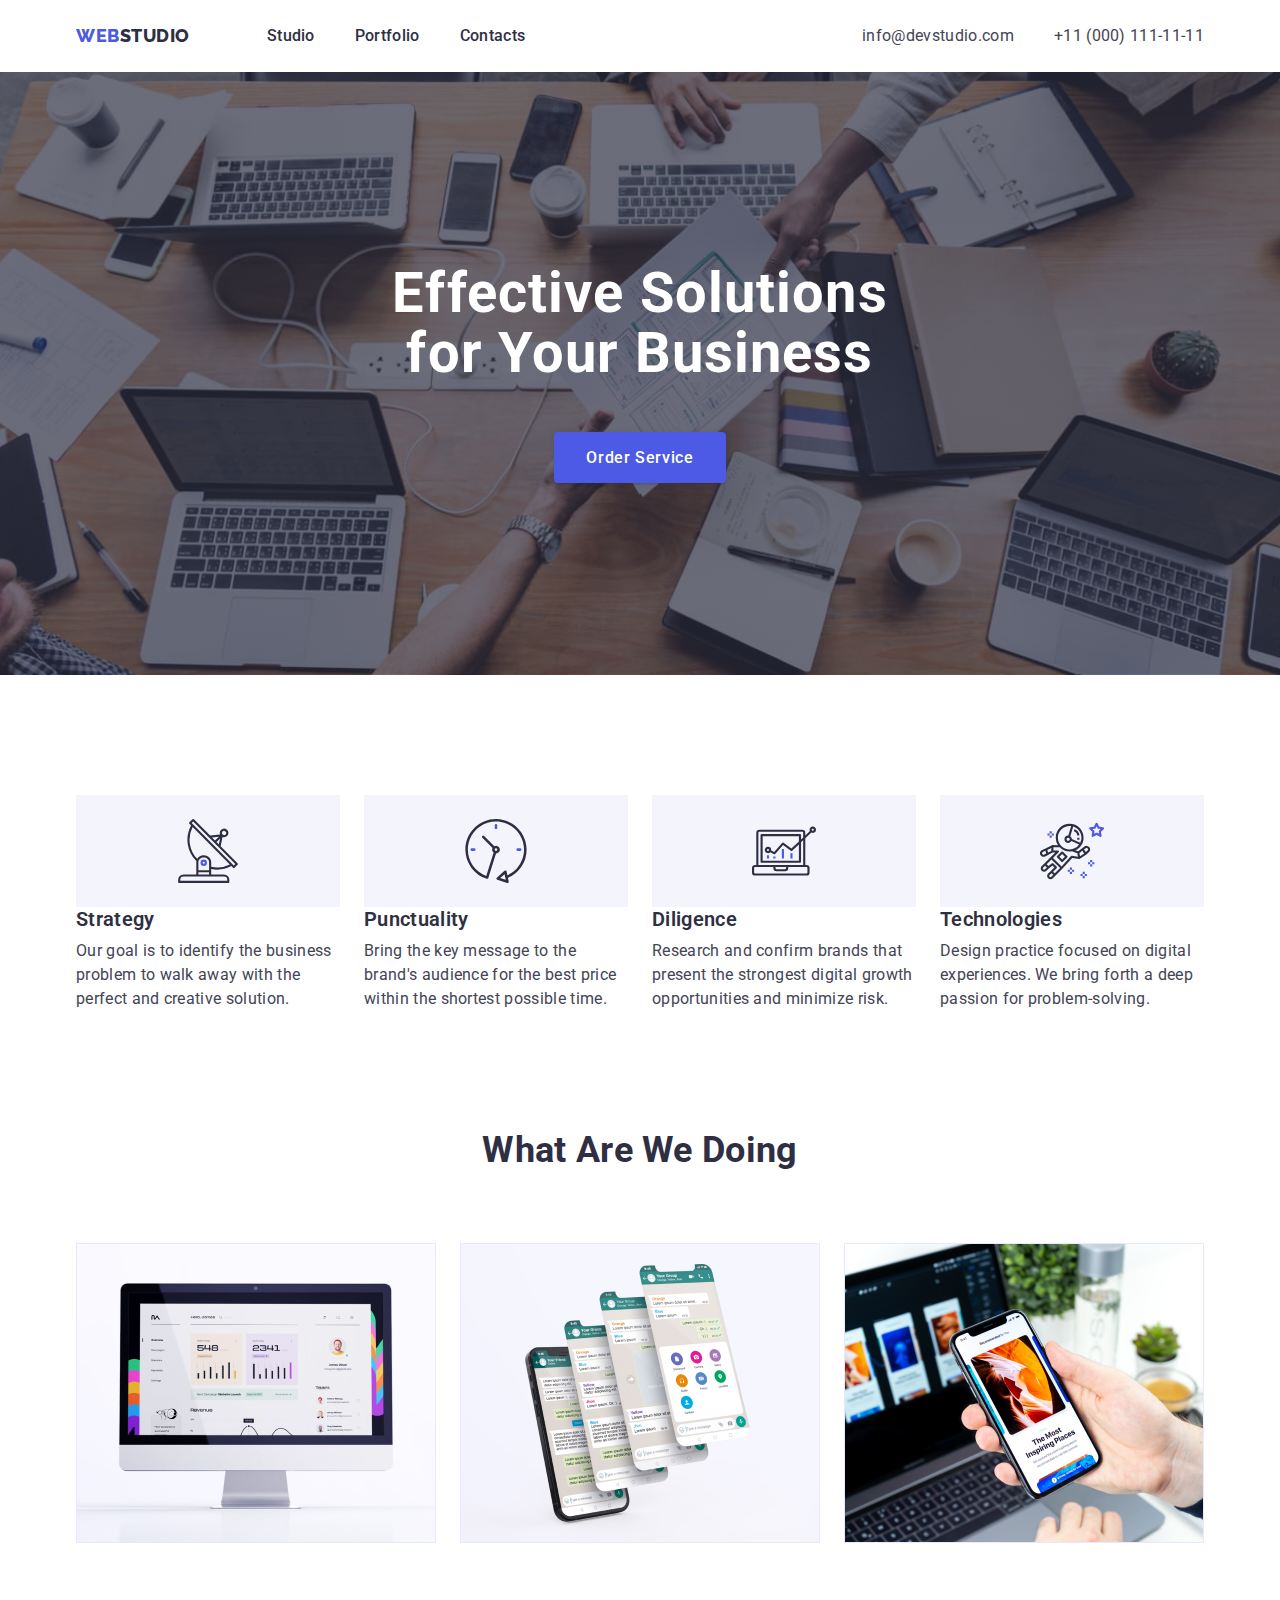
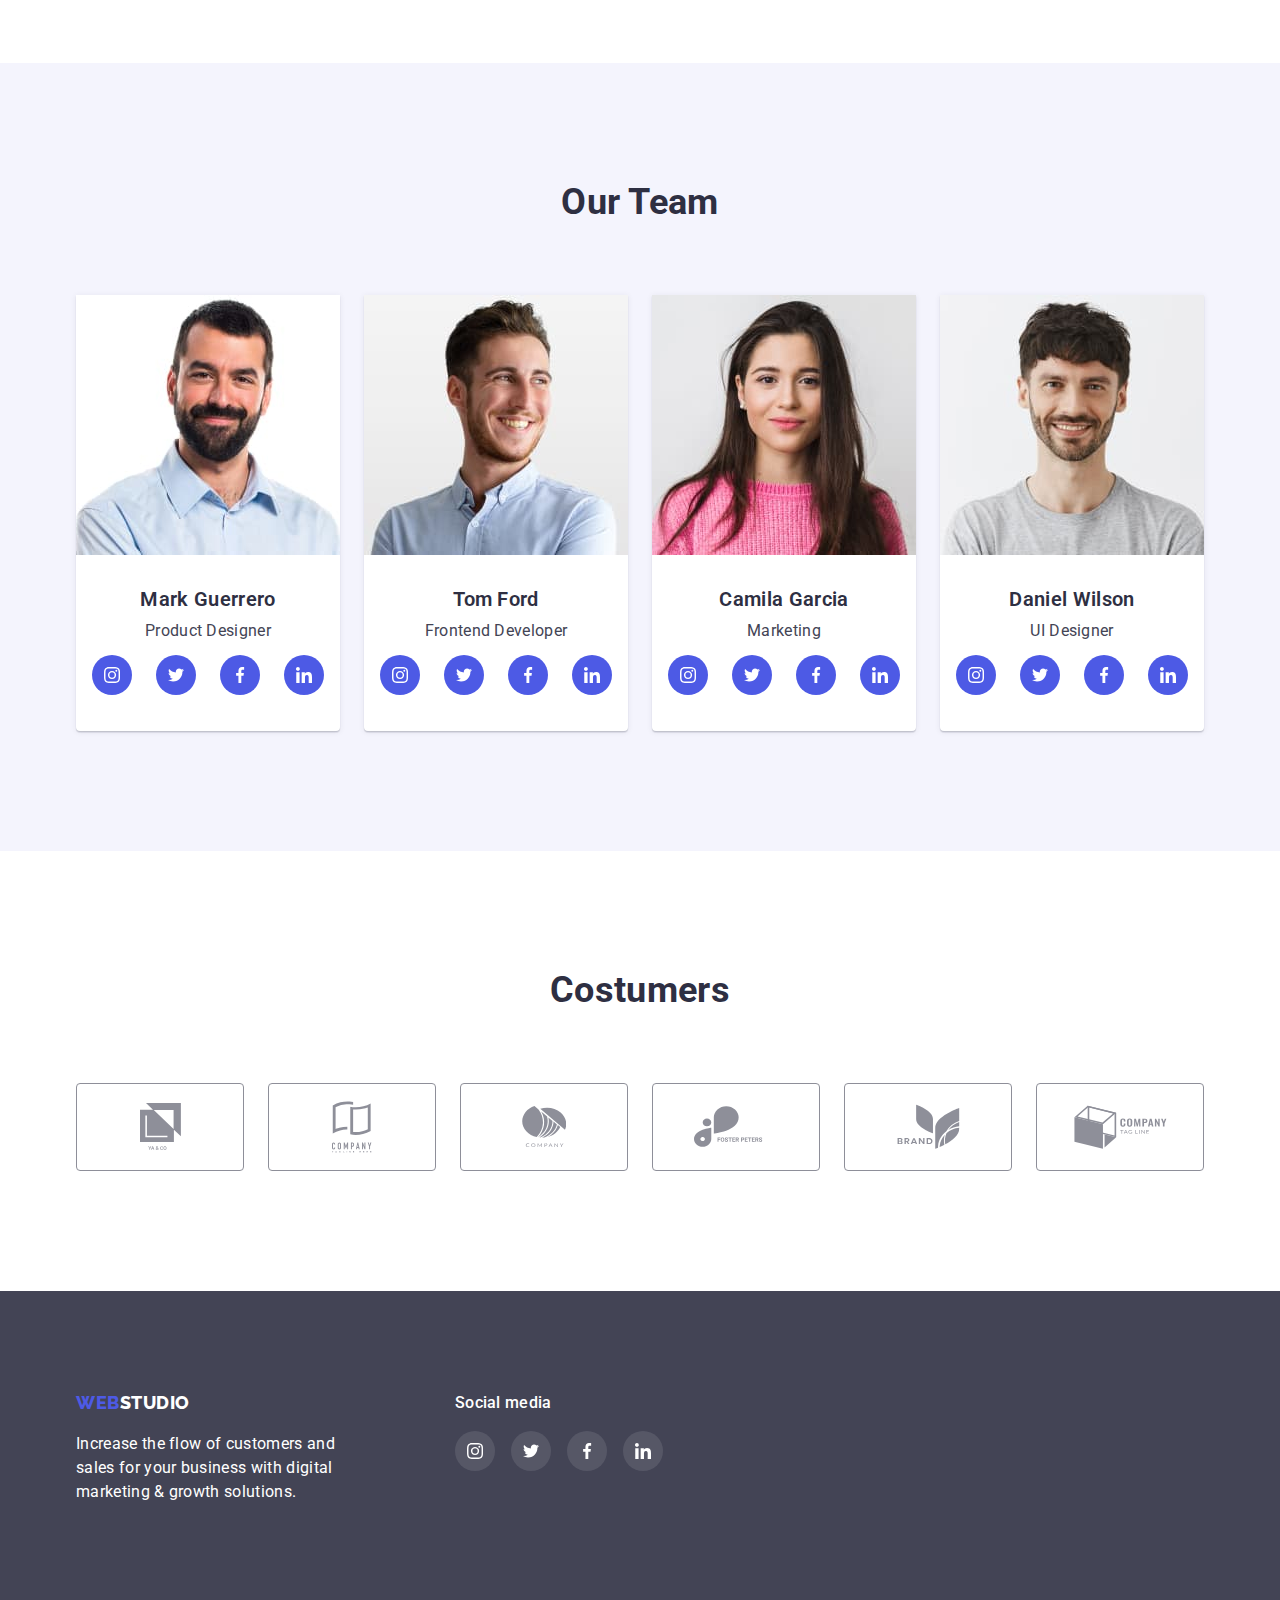
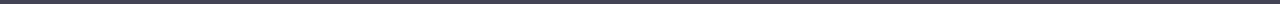
<file: index.html>
<!DOCTYPE html>
<html lang="en">
  <head>
    <meta charset="UTF-8" />
    <meta http-equiv="X-UA-Compatible" content="IE=edge" />
    <meta name="viewport" content="width=device-width, initial-scale=1.0" />
    <title>Document</title>
    <link rel="preconnect" href="https://fonts.googleapis.com">
<link rel="preconnect" href="https://fonts.gstatic.com" crossorigin>
<link href="https://fonts.googleapis.com/css2?family=Raleway:wght@800&family=Roboto:wght@400;500;700;900&display=swap" rel="stylesheet">
    <link rel="stylesheet" href="https://cdnjs.cloudflare.com/ajax/libs/modern-normalize/1.1.0/modern-normalize.min.css">
    <link rel="stylesheet" href="./css/styles.css" />
  </head>
 <body>
    
    <header class="page-header">
      <div class="conteiner navigator">
      <nav class="navigator">
        <a href="./index.html" class="logo">
          <span>WEB</span><span class="logo-black">STUDIO</span></a
        >

        <ul class="site-nav list">
          <li class="item"><a href="index.html" class="link">Studio</a></li>
          <li class="item"><a href="./portfolio.html" class="link">Portfolio</a></li>
          <li class="item"><a href="/" class="link">Contacts</a></li>
        </ul>
      </nav>
      <ul class="contacts list">
        <li class="item">
          <a href="mailto:info@devstudio.com" class="link"
            >info@devstudio.com</a
          >
        </li>
        <li class="item">
          <a href="tel:+110001111111" class="link">+11 (000) 111-11-11</a>
        </li>
      </ul> 
  </div>
</header>
  
    <main>
      <!--Херой-->

      <section class="hero">
        <div class="overlay">
        <h1 class="hero-title">
          Effective Solutions 
          for Your Business
        </h1>
        <button type="button" class="button-hero">Order Service</button>
      </div>
      </section>

      <!--Преимущества-->
      <section class="section">
        <div class="conteiner">
          <ul class="preference list">
          <li class="item">
            <div class="vector">
              <svg class="icon" width="64" height="64" >
                <use href="./img/sprite1.svg#icon-antenna"></use>
              </svg>
            </div>
            <h3 class="title">Strategy</h3>
            <p>
              Our goal is to identify the business problem to walk away with the
              perfect and creative solution.
            </p>
          </li>
          <li class="item">
            <div class="vector">
              <svg class="icon" width="64" height="64">
                <use href="./img/sprite1.svg#icon-clock"></use>
              </svg>
            </div>
            <h3 class="title">Punctuality</h3>
            <p>
              Bring the key message to the brand's audience for the best price
              within the shortest possible time.
            </p>
          </li>
          <li class="item">
            <div class="vector">
              <svg class="icon" width="64" height="64">
                <use href="./img/sprite1.svg#icon-diagram"></use>
              </svg>
            </div>
            <h3 class="title">Diligence</h3>
            <p>
              Research and confirm brands that present the strongest digital
              growth opportunities and minimize risk.
            </p>
          </li>
          <li class="item">
            <div class="vector" >
              <svg class="icon" width="64" height="64">
                <use href="./img/sprite1.svg#astronaut"></use>
              </svg>
            </div>
            <h3 class="title">Technologies</h3>
            <p>
              Design practice focused on digital experiences. We bring forth a
              deep passion for problem-solving.
            </p>
          </li>
        </ul>
      </div>
    </section>

      <!--Что мы делаем-->

      <section class="section-distance" >
        <div class="conteiner">
          <h2 class="section-title">What Are We Doing</h2>
          <ul class="work list" >
            <li class="item">
              <img width="360" src="img/photo1.jpg" alt="Laptop with grafic" />
            </li>
            <li class="item"><img width="360" src="img/photo2.jpg" alt="smartphones" /></li>
            <li class="item">
              <img
                width="360"
                src="img/photo3.jpg"
                alt="Laptop with smartphone"
              />
            </li>
          </ul>
        </div>
        
      </section>
      <!--Наша команда-->
      <section class="section team">
        <div class="conteiner">
        <h2 class="section-title">Our Team</h2>
        <ul class="employ list">
          <li  class="item">
            <img width="264" src="img/img1.jpg" alt="Mark Guerrero" />
            <h3 class="title">Mark Guerrero</h3>
            <p>Product Designer</p>
            <ul class="social list">
               <li class="social-item">
                <a href="" class="social-link">
                  <svg class="social-list" width="16" height="16">  
                    <use href="./img/sprite1.svg#instagram"></use>
                  </svg>
                </a>
              </li>
              <li class="social-item">
                <a href="" class="social-link">
                  <svg class="social-list" width="16" height="16"> 
                    <use href="./img/sprite1.svg#twitter"></use>
                  </svg>
                </a>
              </li>
              <li class="social-item">
                <a href="" class="social-link">
                  <svg class="social-list" width="16" height="16"> 
                    <use href="./img/sprite1.svg#facebook"></use>
                  </svg>
                </a>
              </li>
              <li class="social-item">
                <a href="" class="social-link">
                  <svg class="social-list" width="16" height="16"> 
                    <use href="./img/sprite1.svg#linkedin"></use>
                  </svg>
                </a>
              </li>
            </ul>
          </li>
          <li class="item">
            <img width="264" src="img/img2.jpg" alt="Tom Ford" />
            <h3 class="title">Tom Ford</h3>
            <p>Frontend Developer</p>
            <ul class="social list">
              <li class="social-item">
               <a href="" class="social-link">
                 <svg class="social-list" width="16" height="16">  
                   <use href="./img/sprite1.svg#instagram"></use>
                 </svg>
               </a>
             </li>
             <li class="social-item">
               <a href="" class="social-link">
                 <svg class="social-list" width="16" height="16"> 
                   <use href="./img/sprite1.svg#twitter"></use>
                 </svg>
               </a>
             </li>
             <li class="social-item">
               <a href="" class="social-link">
                 <svg class="social-list" width="16" height="16"> 
                   <use href="./img/sprite1.svg#facebook"></use>
                 </svg>
               </a>
             </li>
             <li class="social-item">
               <a href="" class="social-link">
                 <svg class="social-list" width="16" height="16"> 
                   <use href="./img/sprite1.svg#linkedin"></use>
                 </svg>
               </a>
             </li>
           </ul>
          </li>
          <li class="item">
            <img width="264" src="img/img3.jpg" alt="Camila Garcia" />
            <h3 class="title">Camila Garcia</h3>
            <p>Marketing</p>
            <ul class="social list">
              <li class="social-item">
               <a href="" class="social-link">
                 <svg class="social-list" width="16" height="16">  
                   <use href="./img/sprite1.svg#instagram"></use>
                 </svg>
               </a>
             </li>
             <li class="social-item">
               <a href="" class="social-link">
                 <svg class="social-list" width="16" height="16"> 
                   <use href="./img/sprite1.svg#twitter"></use>
                 </svg>
               </a>
             </li>
             <li class="social-item">
               <a href="" class="social-link">
                 <svg class="social-list" width="16" height="16"> 
                   <use href="./img/sprite1.svg#facebook"></use>
                 </svg>
               </a>
             </li>
             <li class="social-item">
               <a href="" class="social-link">
                 <svg class="social-list" width="16" height="16"> 
                   <use href="./img/sprite1.svg#linkedin"></use>
                 </svg>
               </a>
             </li>
           </ul>
          </li>
          <li class="item">
            <img width="264" src="img/img4.jpg" alt="Daniel Wilson" />
            <h3 class="title">Daniel Wilson</h3>
            <p>UI Designer</p>
            <ul class="social list">
              <li class="social-item">
               <a href="" class="social-link">
                 <svg class="social-list" width="16" height="16">  
                   <use href="./img/sprite1.svg#instagram"></use>
                 </svg>
               </a>
             </li>
             <li class="social-item">
               <a href="" class="social-link">
                 <svg class="social-list" width="16" height="16"> 
                   <use href="./img/sprite1.svg#twitter"></use>
                 </svg>
               </a>
             </li>
             <li class="social-item">
               <a href="" class="social-link">
                 <svg class="social-list" width="16" height="16"> 
                   <use href="./img/sprite1.svg#facebook"></use>
                 </svg>
               </a>
             </li>
             <li class="social-item">
               <a href="" class="social-link">
                 <svg class="social-list" width="16" height="16"> 
                   <use href="./img/sprite1.svg#linkedin"></use>
                 </svg>
               </a>
             </li>
           </ul>
          </li>
        </ul>
      </div>
      </section>
      <!--Costumers-->
      <section class="section">
        <div class="conteiner">
        <h2 class="section-title">Costumers</h2>
        <ul class="costumer-list list">
          <li class="costumer-icon"><a href="" class="client-link">
                 <svg class="client-list" width="41" height="47"> 
                   <use href="./img/sprite1.svg#logo1"></use>
                 </svg>
               </a></li>
          <li class="costumer-icon"><a href="" class="client-link">
                 <svg class="client-list" width="40" height="52"> 
                   <use href="./img/sprite1.svg#logo2"></use>
                 </svg>
               </a></li>
          <li class="costumer-icon"><a href="" class="client-link">
                 <svg class="client-list" width="44" height="41"> 
                   <use href="./img/sprite1.svg#logo3"></use>
                 </svg>
               </a></li>
          <li class="costumer-icon"><a href="" class="client-link">
                 <svg class="client-list" width="84" height="41"> 
                   <use href="./img/sprite1.svg#logo4"></use>
                 </svg>
               </a></li>
          <li class="costumer-icon"><a href="" class="client-link">
                 <svg class="client-list" width="63" height="45"> 
                   <use href="./img/sprite1.svg#logo5"></use>
                 </svg>
               </a></li>
          <li class="costumer-icon"><a href="" class="client-link">
                 <svg class="client-list" width="99" height="44"> 
                   <use href="./img/sprite1.svg#logo6"></use>
                 </svg>
               </a></li>
        </ul>
      </div>
      </section>
    </main>
         
            <!--Footer-->

    <footer class="footer">
      <div class="conteiner">
        <div class="footer-link list">
          <div class="messange">
      <a href="./index.html" class="logo">
        <span>WEB</span><span class="logo-white">STUDIO</span></a
      >
      <p class="footer-white">
        Increase the flow of customers and <br />
        sales for your business with digital <br />
        marketing & growth solutions.
      </p>
    </div>
    <div class="messange" >
      <p class="footer-white two" >
        Social media
      </p>
      <ul class="footer-social list">
        <li class="footer-social-item">
         <a href="" class="footer-social-link">
           <svg class="footer-social-list" width="16" height="16">  
             <use href="./img/sprite1.svg#instagram"></use>
           </svg>
         </a>
       </li>
       <li class="footer-social-item">
         <a href="" class="footer-social-link">
           <svg class="footer-social-list" width="16" height="16"> 
             <use href="./img/sprite1.svg#twitter"></use>
           </svg>
         </a>
       </li>
       <li class="footer-social-item">
         <a href="" class="footer-social-link">
           <svg class="footer-social-list" width="16" height="16"> 
             <use href="./img/sprite1.svg#facebook"></use>
           </svg>
         </a>
       </li>
       <li class="footer-social-item">
         <a href="" class="footer-social-link">
           <svg class="footer-social-list" width="16" height="16"> 
             <use href="./img/sprite1.svg#linkedin"></use>
           </svg>
         </a>
        </li>
     </ul>

    </div>
  </div>
    </div>
    </footer>
  </body>
</html>
</file>
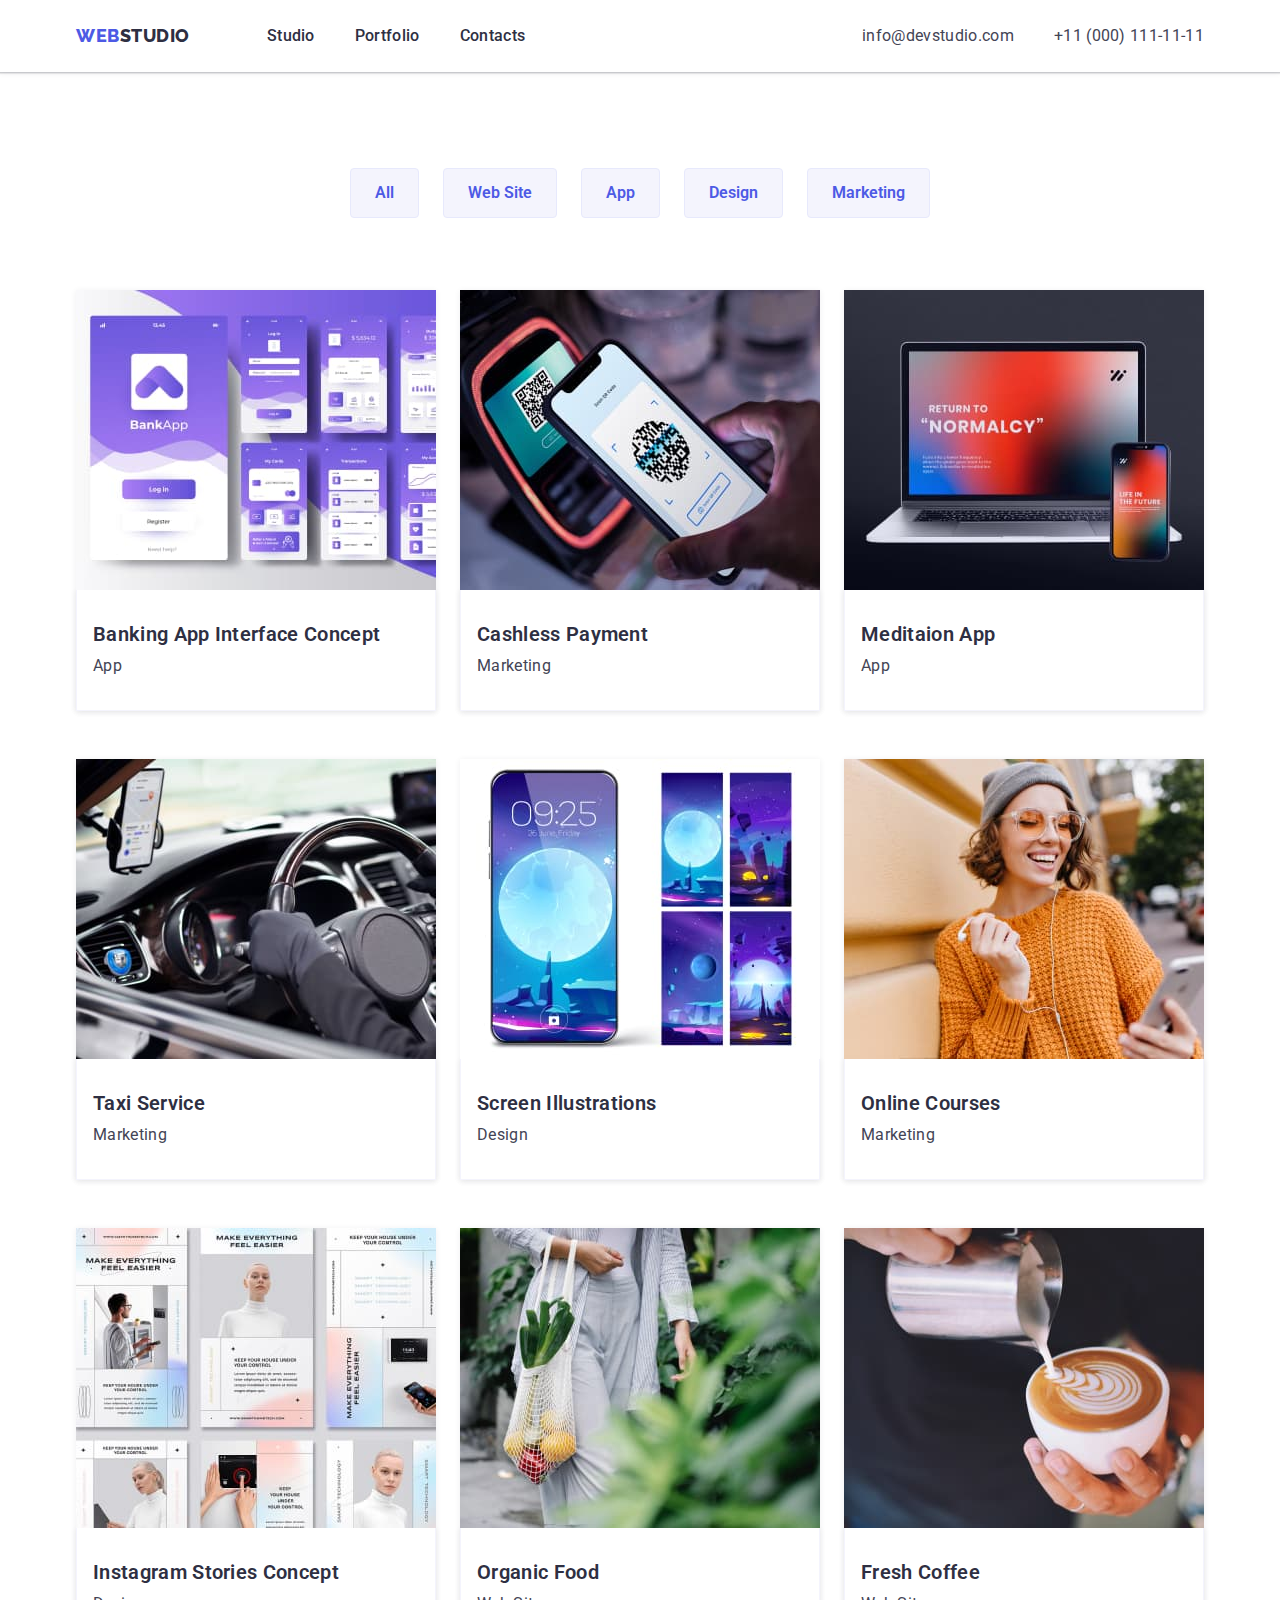
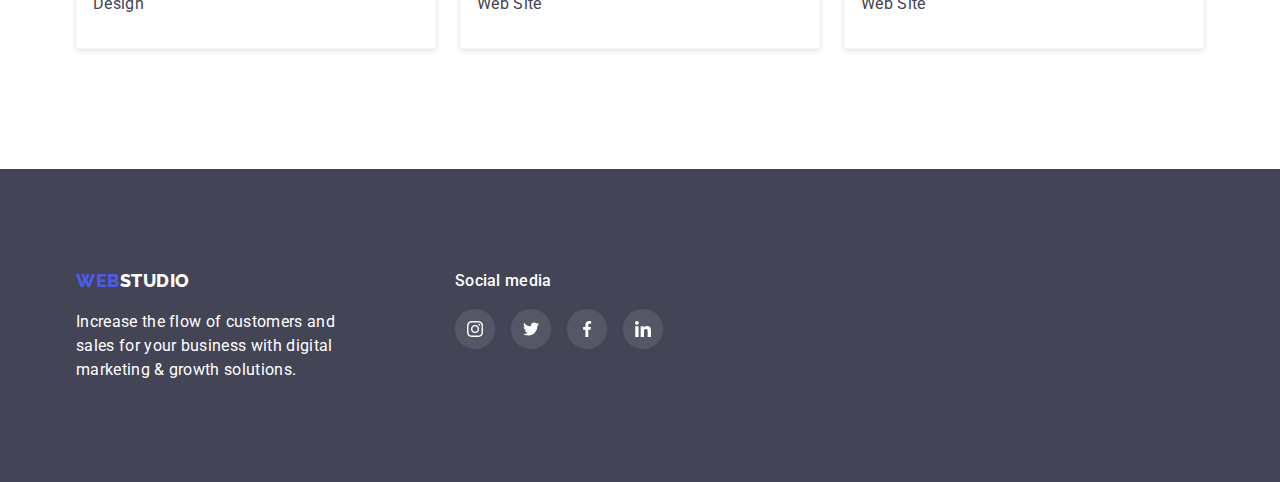
<file: portfolio.html>
<!DOCTYPE html>
<html lang="en">
  <head>
    <meta charset="UTF-8" />
    <meta http-equiv="X-UA-Compatible" content="IE=edge" />
    <meta name="viewport" content="width=device-width, initial-scale=1.0" />
    <title>Document</title>
    <link rel="preconnect" href="https://fonts.googleapis.com">
<link rel="preconnect" href="https://fonts.gstatic.com" crossorigin>
<link href="https://fonts.googleapis.com/css2?family=Raleway:wght@800&family=Roboto:wght@400;500;700;900&display=swap" rel="stylesheet">
    <link rel="stylesheet" href="https://cdnjs.cloudflare.com/ajax/libs/modern-normalize/1.1.0/modern-normalize.min.css">
    <link rel="stylesheet" href="./css/styles.css" />
  </head>
 <body>
    
    <header class="page-header">
      <div class="conteiner navigator">
      <nav class="navigator">
        <a href="./index.html" class="logo">
          <span>WEB</span><span class="logo-black">STUDIO</span></a
        >

        <ul class="site-nav list">
          <li class="item"><a href="index.html" class="link">Studio</a></li>
          <li class="item"><a href="./portfolio.html" class="link">Portfolio</a></li>
          <li class="item"><a href="/" class="link">Contacts</a></li>
        </ul>
      </nav>
      <ul class="contacts list">
        <li class="item">
          <a href="mailto:info@devstudio.com" class="link"
            >info@devstudio.com</a
          >
        </li>
        <li class="item">
          <a href="tel:+110001111111" class="link">+11 (000) 111-11-11</a>
        </li>
      </ul> 
  </div>
</header>

    <main>
      <!-- filter cards-->
      <section class="section-cards">
        <div class="conteiner">
          <h1 hidden>Filter</h1>
          <ul class="keys list">
            <li class="item">
              <button type="button" class="button-primary">All</button>
            </li>
            <li class="item">
              <button type="button" class="button-primary">Web Site</button>
            </li>
            <li class="item">
              <button type="button" class="button-primary">App</button>
            </li>
            <li class="item">
              <button type="button" class="button-primary">Design</button>
            </li>
            <li class="item">
              <button type="button" class="button-primary">Marketing</button>
            </li>
          </ul>

          <ul class="cards list">
            <li class="item">
              <a class="link" href=""
                ><img width="360" src="img/img21.jpg" alt="Banking App" />
                <div class="shadow">
                  <h3 class="title">Banking App Interface Concept</h3>
                  <p>App</p>
                </div>
              </a>
            </li>

            <li class="item">
              <a class="link" href=""
                ><img width="360" src="img/img29.jpg" alt="scanning QR-code" />
                <div class="shadow">
                  <h3 class="title">Cashless Payment</h3>
                  <p>Marketing</p>
                </div>
              </a>
            </li>

            <li class="item">
              <a class="link" href=""
                ><img width="360" src="img/img22.jpg" alt="Notebook" />
                <div class="shadow">
                  <h3 class="title">Meditaion App</h3>
                  <p>App</p>
                </div>
              </a>
            </li>

            <li class="item">
              <a class="link" href=""
                ><img width="360" src="img/img23.jpg" alt="Taxi" />
                <div class="shadow">
                  <h3 class="title">Taxi Service</h3>
                  <p>Marketing</p>
                </div>
              </a>
            </li>
            <li class="item">
              <a class="link" href=""
                ><img width="360" src="img/img24.jpg" alt="Display of gadjet" />
                <div class="shadow">
                  <h3 class="title">Screen Illustrations</h3>
                  <p>Design</p>
                </div>
              </a>
            </li>
            <li class="item">
              <a class="link" href=""
                ><img width="360" src="img/img25.jpg" alt="Girl with iphone" />
                <div class="shadow">
                  <h3 class="title">Online Courses</h3>
                  <p>Marketing</p>
                </div>
              </a>
            </li>
            <li class="item">
              <a class="link" href="">
                <img width="360" src="img/img26.jpg" alt="Instagram Stories" />
                <div class="shadow">
                  <h3 class="title">Instagram Stories Concept</h3>
                  <p>Design</p>
                </div>
              </a>
            </li>
            <li class="item">
              <a class="link" href=""
                ><img
                  width="360"
                  src="img/img27.jpg"
                  alt="Vegetables in the bag"
                />
                <div class="shadow">
                  <h3 class="title">Organic Food</h3>
                  <p>Web Site</p>
                </div>
              </a>
            </li>
            <li class="item">
              <a class="link" href="">
                <img width="360" src="img/img28.jpg" alt="Cup of coffee" />
                <div class="shadow">
                  <h3 class="title">Fresh Coffee</h3>
                  <p>Web Site</p>
                </div>
              </a>
            </li>
          </ul>
        </div>
      </section>
    </main>

    <footer class="footer">
      <div class="conteiner">
        <div class="footer-link">
          <div class="messange">
      <a href="./index.html" class="logo">
        <span>WEB</span><span class="logo-white">STUDIO</span></a
      >
      <p class="footer-white">
        Increase the flow of customers and <br />
        sales for your business with digital <br />
        marketing & growth solutions.
      </p>
    </div>
    <div class="messange" >
      <p class="footer-white two" >
        Social media
      </p>
      <ul class="footer-social list">
        <li class="footer-social-item">
         <a href="" class="footer-social-link">
           <svg class="footer-social-list" width="16" height="16">  
             <use href="./img/sprite1.svg#instagram"></use>
           </svg>
         </a>
       </li>
       <li class="footer-social-item">
         <a href="" class="footer-social-link">
           <svg class="footer-social-list" width="16" height="16"> 
             <use href="./img/sprite1.svg#twitter"></use>
           </svg>
         </a>
       </li>
       <li class="footer-social-item">
         <a href="" class="footer-social-link">
           <svg class="footer-social-list" width="16" height="16"> 
             <use href="./img/sprite1.svg#facebook"></use>
           </svg>
         </a>
       </li>
       <li class="footer-social-item">
         <a href="" class="footer-social-link">
           <svg class="footer-social-list" width="16" height="16"> 
             <use href="./img/sprite1.svg#linkedin"></use>
           </svg>
         </a>
        </li>
     </ul>

    </div>
  </div>
    </div>
    </footer>
  </body>
</html>
</file>
<file: css/styles.css>
:root {
  --primary-text-color: rgba(67, 68, 85, 1);
  --title-text-color: rgb(46, 47, 66);
  --accent-color: rgba(77, 90, 229, 1);
  --primary-bcg-color: #ffffff;
  --main-batton-color: #F4F4FD;
  --icon-color: #8E8F99;
}

body {
  color: var(--primary-text-color);
  background-color: #ffffff;
  font-family: Roboto, sans-serif;
  font-size: 16px;
  line-height: 1.5;
  letter-spacing: 0.02em;
}
.list {
  list-style: none;
  margin: 0;
  padding: 0;
}
img{
  display: block;
}
button{
  cursor: pointer;
}
.h1,
h2,
h3,
p {
  margin-top: 0;
  margin-bottom: 0;
}

.page-header {
  box-shadow: 0px 2px 1px rgba(46, 47, 66, 0.08), 0px 1px 1px rgba(46, 47, 66, 0.16), 0px 1px 6px rgba(46, 47, 66, 0.08);
}

.navigator {
  display: flex;
  align-items: center;
}
        /*Logotype*/

.logo {
  color: var(--accent-color);
  font-family: Raleway, sans-serif;
  font-weight: 800;
  letter-spacing: 0.03em;
  font-size: 18px;
  line-height: 1.33;
  text-decoration: none;
}
.logo-black {
  color: var(--title-text-color);
}
.logo-white {
  color: var(--primary-bcg-color);
}
          /*Nav*/

.site-nav {
  display: flex;
  margin-left: 77px;
}

.site-nav .item:not(:first-child) {
  margin-left: 40px;
}
.contacts {
  display: flex;
  margin-left: auto;
}
.contacts .item:not(:first-child) {
  margin-left: 40px;
}

.site-nav .link {
  display: block;
  padding-top: 24px;
  padding-bottom: 24px;

  color: var(--title-text-color);
  font-family: inherit;
  font-weight: 500;
  text-decoration: none;
}

.site-nav .link:hover,
.site-nav .link:focus {
  color: var(--accent-color);
}
.contacts .link {
  display: block;
  padding-top: 24px;
  padding-bottom: 24px;

  color: var(--primary-text-color);
  text-decoration: none;
}
.contacts .link:hover,
.contacts .link.link:focus {
  color: var(--accent-color);
}

/*--intervals--*/

.conteiner {
  width: 1158px;
  margin: auto;
  padding-left: 15px;
  padding-right: 15px;
}
/*Button*/
.button-hero {
    color: var(--primary-bcg-color);
    background-color: var(--accent-color);
    font-family: inherit;
    font-size: 16px;
    font-weight: 500;
    line-height: 1.19;
    letter-spacing: 0.04em;
  
    padding: 16px 32px;
    min-width: 170px;
    box-shadow: 0px 1px 6px rgba(46, 47, 66, 0.08), 0px 1px 1px rgba(46, 47, 66, 0.16), 0px 2px 1px rgba(46, 47, 66, 0.08);
    border-radius: 4px;
    border: none;
  }
  .button-hero:hover,
  .button-hero:focus{
    box-shadow: 0px 4px 4px rgba(0, 0, 0, 0.15);
    border-radius: 4px;
  }
  

/*hero*/

.hero {
 
  text-align: center;
  
}
.overlay{
  max-width: 1600px;
  margin-left: auto;
  margin-right: auto;
  background-color: var(--title-text-color);
  background-image:linear-gradient( to left,  rgba(46, 47, 66, 0.7), rgba(46, 47, 66, 0.7) ), url(../img/people-office.jpg);
  background-repeat: no-repeat;
  background-size: cover;
  background-position: center;
  padding-top: 192px;
  padding-bottom: 192px;
}

.hero-title {
  
  max-width: 500px;
  margin-top: 0;
  margin-left: auto;
  margin-right: auto;
  margin-bottom: 48px;
  color: var(--primary-bcg-color);
  font-weight: 700;
  font-size: 56px;
  line-height: 1.07;
  text-align: center;
  letter-spacing: 0.02em;
  }


/*sections*/
.section {
  text-align: center;
  padding-top: 120px;
  padding-bottom: 120px;
}
.section-distance {
    padding-top: 0;
    text-align: center;
    padding-bottom: 120px;
  }

.section-title {
  color: var(--title-text-color);
  font-size: 36px;
  font-weight: 700;
  line-height: 1.11;
  text-align: center;
  margin-bottom: 72px;
}

.title {
  color: var(--title-text-color);
  font-size: 20px;
  line-height: 1.2;
  font-weight: 600;

  margin-top: 0;
  margin-bottom: 8px;
}

.vector{
  
  height: 112px;
  display: flex;
  justify-content: center;
  align-items: center;
  background-color: var(--main-batton-color);
}
.preference {
  display: flex;
  text-align: left;
}
.preference .item{
  min-width: 264px; 
}

.preference .item:not(:first-child) {
  margin-left: 24px;
}

.work {
  display: flex;
}

.work .item:not(:first-child) {
  margin-left: 24px;  
}


.team {
  background-color: rgba(244, 244, 253, 1);
}
.employ {
  display: flex;
}
.employ .item{
  background: #FFFFFF;

box-shadow: 0px 1px 6px rgba(46, 47, 66, 0.08), 0px 1px 1px rgba(46, 47, 66, 0.16), 0px 2px 1px rgba(46, 47, 66, 0.08);
border-radius: 0px 0px 4px 4px;
padding-bottom: 36px;
}
.employ .item:not(:first-child) {
  margin-left: 24px;
}

.employ img{
  margin-bottom: 32px;
}

.employ p {
  color: var(--primary-text-color);
  margin-bottom: 12px;
}

.social{
  display: flex;
  justify-content: center;
  gap: 24px;
 }



.social-link{
  display: flex;
  justify-content: center;
  align-items: center;
  width: 40px;
  height: 40px;
  border-radius: 50%;
  background-color: var(--accent-color);
  fill:var(--primary-bcg-color);
}

/*Costumers */
.costumer-list{
  display: flex;
  justify-content: center;
  gap: 24px;
}
.client-link{
  display: flex;
  justify-content: center;
  align-items: center;
  width: 168px;
  height: 88px; 
  fill: var(--icon-color);
  border: 1px solid var(--icon-color);
  border-radius: 4px;
}

.client-link:hover,
.client-link:focus {
  fill: var(--accent-color);
border: 1px solid var(--accent-color);}
    
     /* Button*/

.button-primary {
  display: inline-block;
  color: var(--accent-color);
  background-color: var(--main-batton-color);
  font-family: inherit;
  font-size: 16px;
  line-height: 1.5;
  font-weight: 600;
  
  padding: 12px 24px;
  border: 1px solid #e7e9fc;
  border-radius: 4px;
}
.button-primary:hover,
.button-primary:focus {
  color: var(--primary-bcg-color);
  background-color: var(--accent-color);
  box-shadow: 0px 3px 1px rgba(0, 0, 0, 0.1), 0px 2px 1px rgba(0, 0, 0, 0.08), 0px 2px 2px rgba(0, 0, 0, 0.12);
  border-radius: 4px;
  border: 1px solid var(--accent-color);

}
/*portfolio*/

.section-cards{
  text-align: center;
  padding-top: 96px;
  padding-bottom: 120px;
}
.keys {
  display: flex;
  justify-content: center;
  margin-bottom: 72px;
}
.keys .item:not(:first-child) {
  margin-left: 24px;
}
.cards {
  display: flex;
  flex-wrap: wrap;
  text-align: left;
}
.cards .item{
  margin-right: 24px;
  margin-bottom: 48px;
}
.cards .item:nth-child(3n) {
  margin-right: 0;
}
.cards .item:nth-last-child(-n + 3) {
  margin-bottom: 0;
}

.cards .link{
  display: block;
  box-shadow: 0px 1px 6px rgba(46, 47, 66, 0.08);
}

.cards .link:hover,
.cards .link:focus{
  box-shadow: 0px 5px 6px rgba(46, 47, 66, 0.08), 0px 1px 1px rgba(46, 47, 66, 0.16), 0px 2px 1px rgba(46, 47, 66, 0.08);
 }

.cards .title{
  padding-top: 32px;
}
.shadow{
background: #FFFFFF;
border: 0.5px solid #F4F4FD;
box-shadow: 0px 1px 6px rgba(46, 47, 66, 0.08);
padding-left: 16px;
border-top: none;
}

.cards a {
  text-decoration: none;
}

.cards p {
  color: var(--primary-text-color);
  font-family: inherit;
  padding-bottom: 32px;
}
  

     /* footer */ 

.footer {
  background-color: var(--primary-text-color);
  padding-top: 100px;
  padding-bottom: 100px;
}
.footer-white {
  color: var(--primary-bcg-color);
  margin-top: 16px;
}

.footer-link{
  display: flex;
}

.messange:nth-child(1){
  margin-right: 120px;
}
.two{
  font-weight: 500;
  margin-top: 0px;
 margin-bottom: 16px;
}

.footer-social{
  display: flex;
  gap: 16px;
}

.footer-social-link{
  display: flex;
  justify-content: center;
  align-items: center;
  width: 40px;
  height: 40px;
  border-radius: 50%;
  background-color: rgba(255, 255, 255, 0.1);;
  fill:var(--primary-bcg-color);
}
.footer-social-link:hover,
.footer-social-link:focus{
background-color:#31D0AA;
}
</file>
